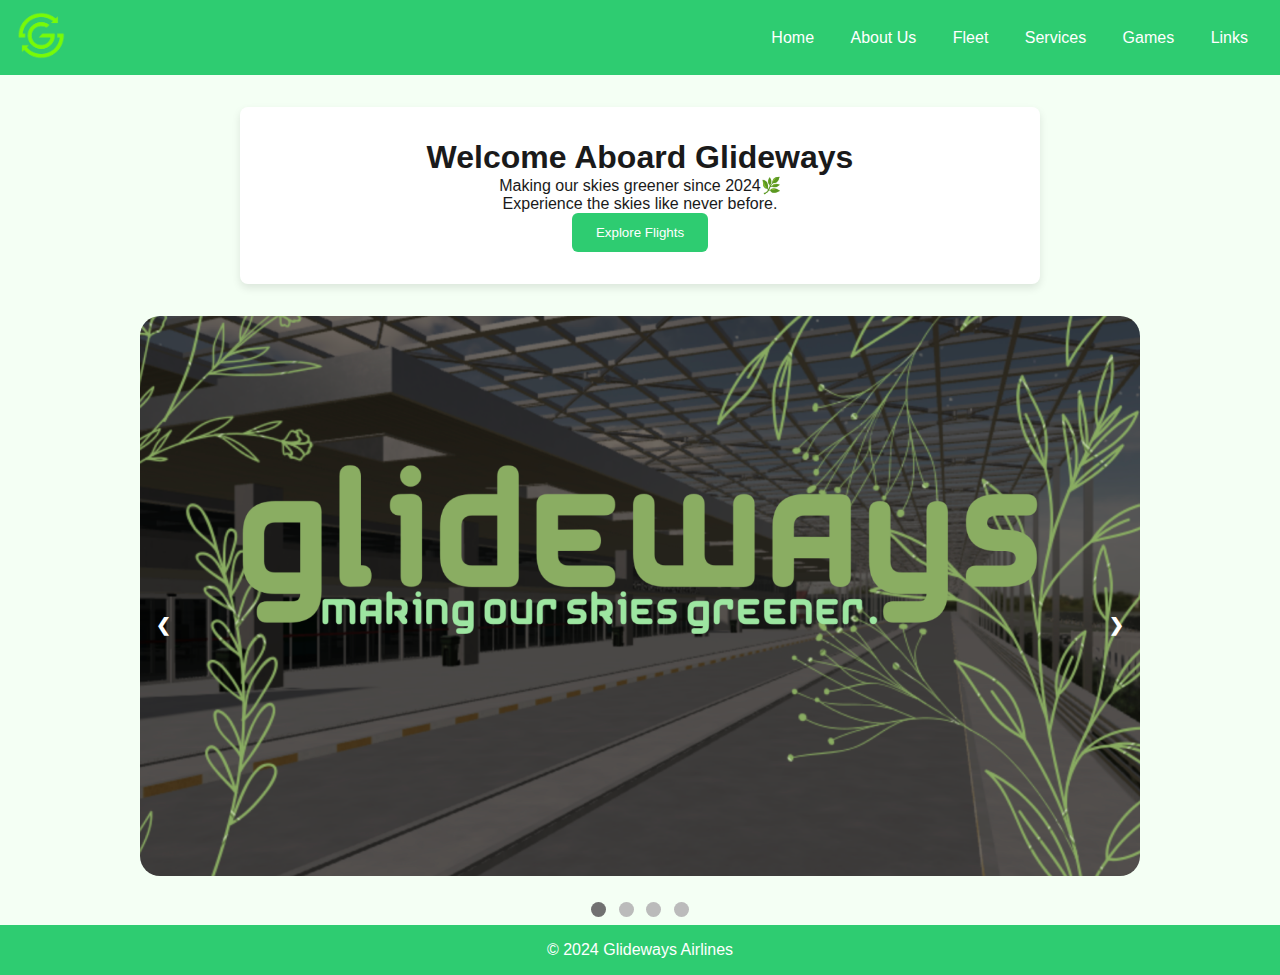
<file: index.html>
<!DOCTYPE html>
<html lang="en">
<head>
  <meta charset="UTF-8" />
  <meta name="viewport" content="width=device-width, initial-scale=1.0"/>
  <title>Glideways</title>
  <link rel="icon" type="image/png" href="assets/logo.png">
  <link rel="stylesheet" href="style.css"/>
</head>
<body>
  <header class="site-header">
    <a href="index.html" class="logo-link"><img src="assets/logo.png" alt="Logo"/></a>
    <nav class="main-nav">
      <a href="index.html">Home</a>
      <a href="About.html">About Us</a>
      <a href="Fleet.html">Fleet</a>
      <a href="Services.html">Services</a>
      <a href="Games.html">Games</a>
      <a href="Contact.html">Links</a>
    </nav>
  </header>

  <section class="hero">
    <h1>Welcome Aboard Glideways</h1>
    <p>Making our skies greener since 2024🌿</p>
    <p>Experience the skies like never before.</p>
    <button class="cta">Explore Flights</button>
  </section>

  <div class="slideshow-container">
    <div class="mySlides fade">
      <img src="assets/image1.webp" style="width:100%" alt="image 1">
    </div>

    <div class="mySlides fade">
      <img src="assets/image2.webp" style="width:100%" alt="image 2">
    </div>

    <div class="mySlides fade">
      <img src="assets/image3.webp" style="width:100%" alt="image 3">
    </div>

    <div class="mySlides fade">
      <img src="assets/image4.webp" style="width:100%" alt="image 4">
    </div>

    <a class="prev" onclick="plusSlides(-1)">&#10094;</a>
    <a class="next" onclick="plusSlides(1)">&#10095;</a>
  </div>
  <br>

  <div style="text-align:center">
    <span class="dot" onclick="currentSlide(1)"></span>
    <span class="dot" onclick="currentSlide(2)"></span>
    <span class="dot" onclick="currentSlide(3)"></span>
    <span class="dot" onclick="currentSlide(4)"></span>
  </div>

  <footer class="site-footer">
    <p>© 2024 Glideways Airlines</p>
  </footer>

  <script src="script.js"></script>
</body>
</html>
</file>
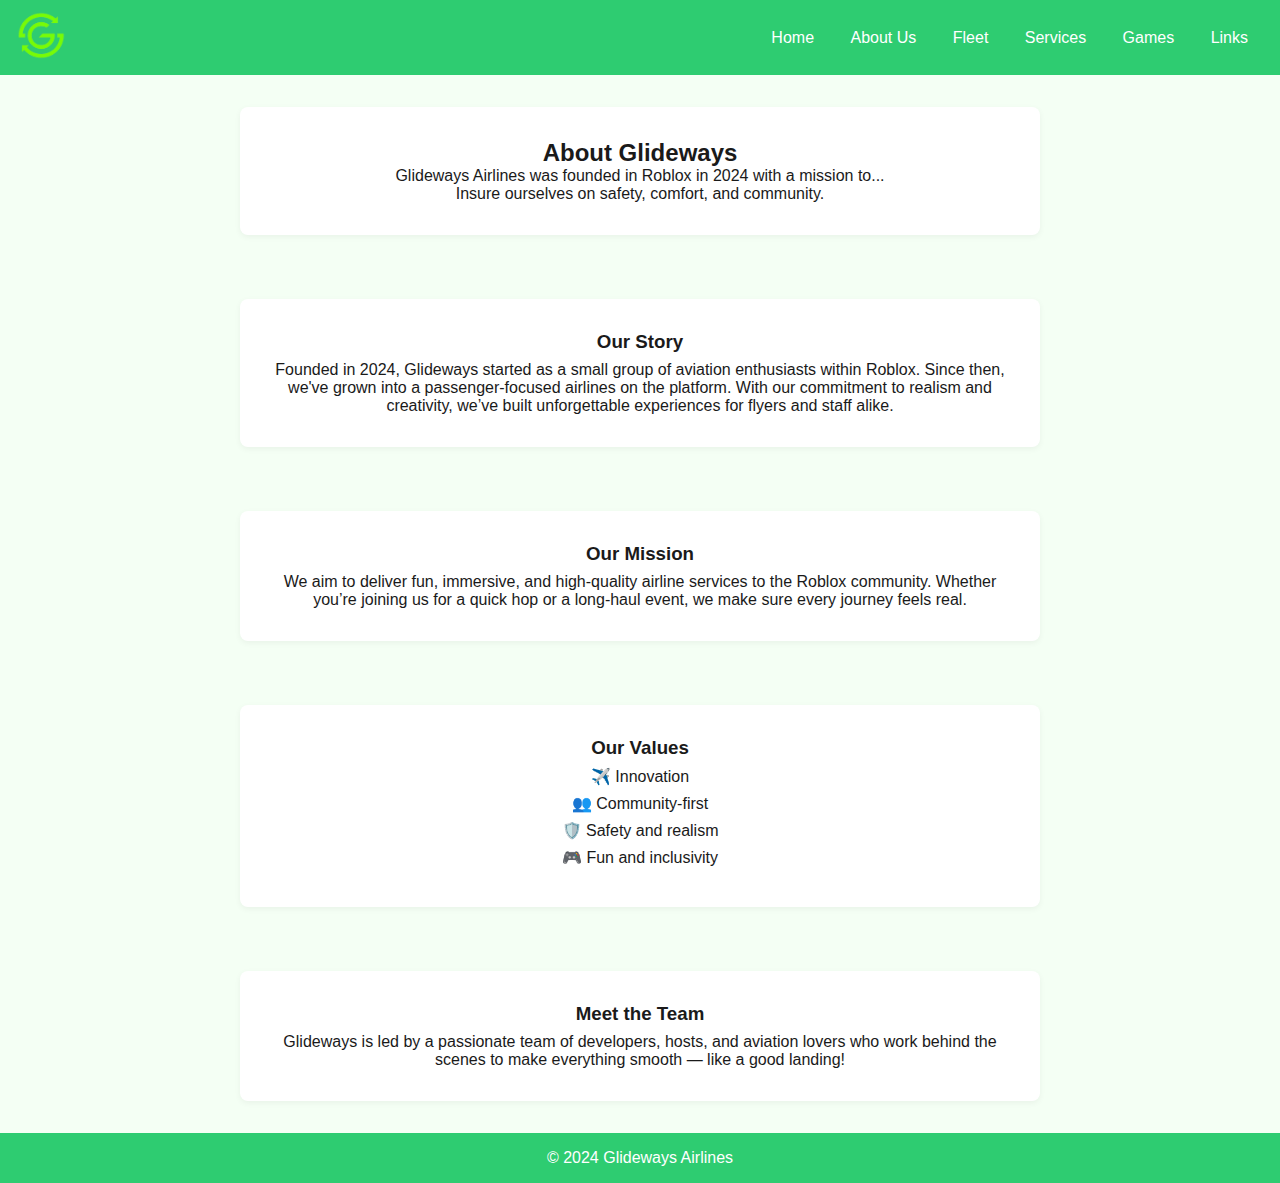
<file: About.html>
<!DOCTYPE html>
<html lang="en">
<head>
  <meta charset="UTF-8" />
  <meta name="viewport" content="width=device-width, initial-scale=1.0"/>
  <title>Glideways</title>
  <link rel="icon" type="image/png" href="assets/logo.png">
  <link rel="stylesheet" href="style.css"/>
</head>
<body>
  <header class="site-header">
    <a href="index.html" class="logo-link"><img src="assets/logo.png" alt="Logo"/></a>
    <nav class="main-nav">
      <a href="index.html">Home</a>
      <a href="About.html">About Us</a>
      <a href="Fleet.html">Fleet</a>
      <a href="Services.html">Services</a>
      <a href="Games.html">Games</a>
      <a href="Contact.html">Links</a>
    </nav>
  </header>

    <div class="about-section">
    <h2>About Glideways</h2>
    <p>Glideways Airlines was founded in Roblox in 2024 with a mission to...</p>
    <p>Insure ourselves on safety, comfort, and community.</p>
    </div>

    <section class="about-section">
      <h3>Our Story</h3>
      <p>Founded in 2024, Glideways started as a small group of aviation enthusiasts within Roblox. Since then, we've grown into a passenger-focused airlines on the platform. With our commitment to realism and creativity, we’ve built unforgettable experiences for flyers and staff alike.</p>
    </section>

    <section class="about-section">
      <h3>Our Mission</h3>
      <p>We aim to deliver fun, immersive, and high-quality airline services to the Roblox community. Whether you’re joining us for a quick hop or a long-haul event, we make sure every journey feels real.</p>
    </section>

    <section class="about-section">
      <h3>Our Values</h3>
      <ul>
        <li>✈️ Innovation</li>
        <li>👥 Community-first</li>
        <li>🛡️ Safety and realism</li>
        <li>🎮 Fun and inclusivity</li>
      </ul>
    </section>

    <section class="about-section">
      <h3>Meet the Team</h3>
      <p>Glideways is led by a passionate team of developers, hosts, and aviation lovers who work behind the scenes to make everything smooth — like a good landing!</p>
    </section>
  </main>

  <footer class="site-footer">
    <p>© 2024 Glideways Airlines</p>
  </footer>
  <script src="script.js"></script>
</body>
</html>
</file>
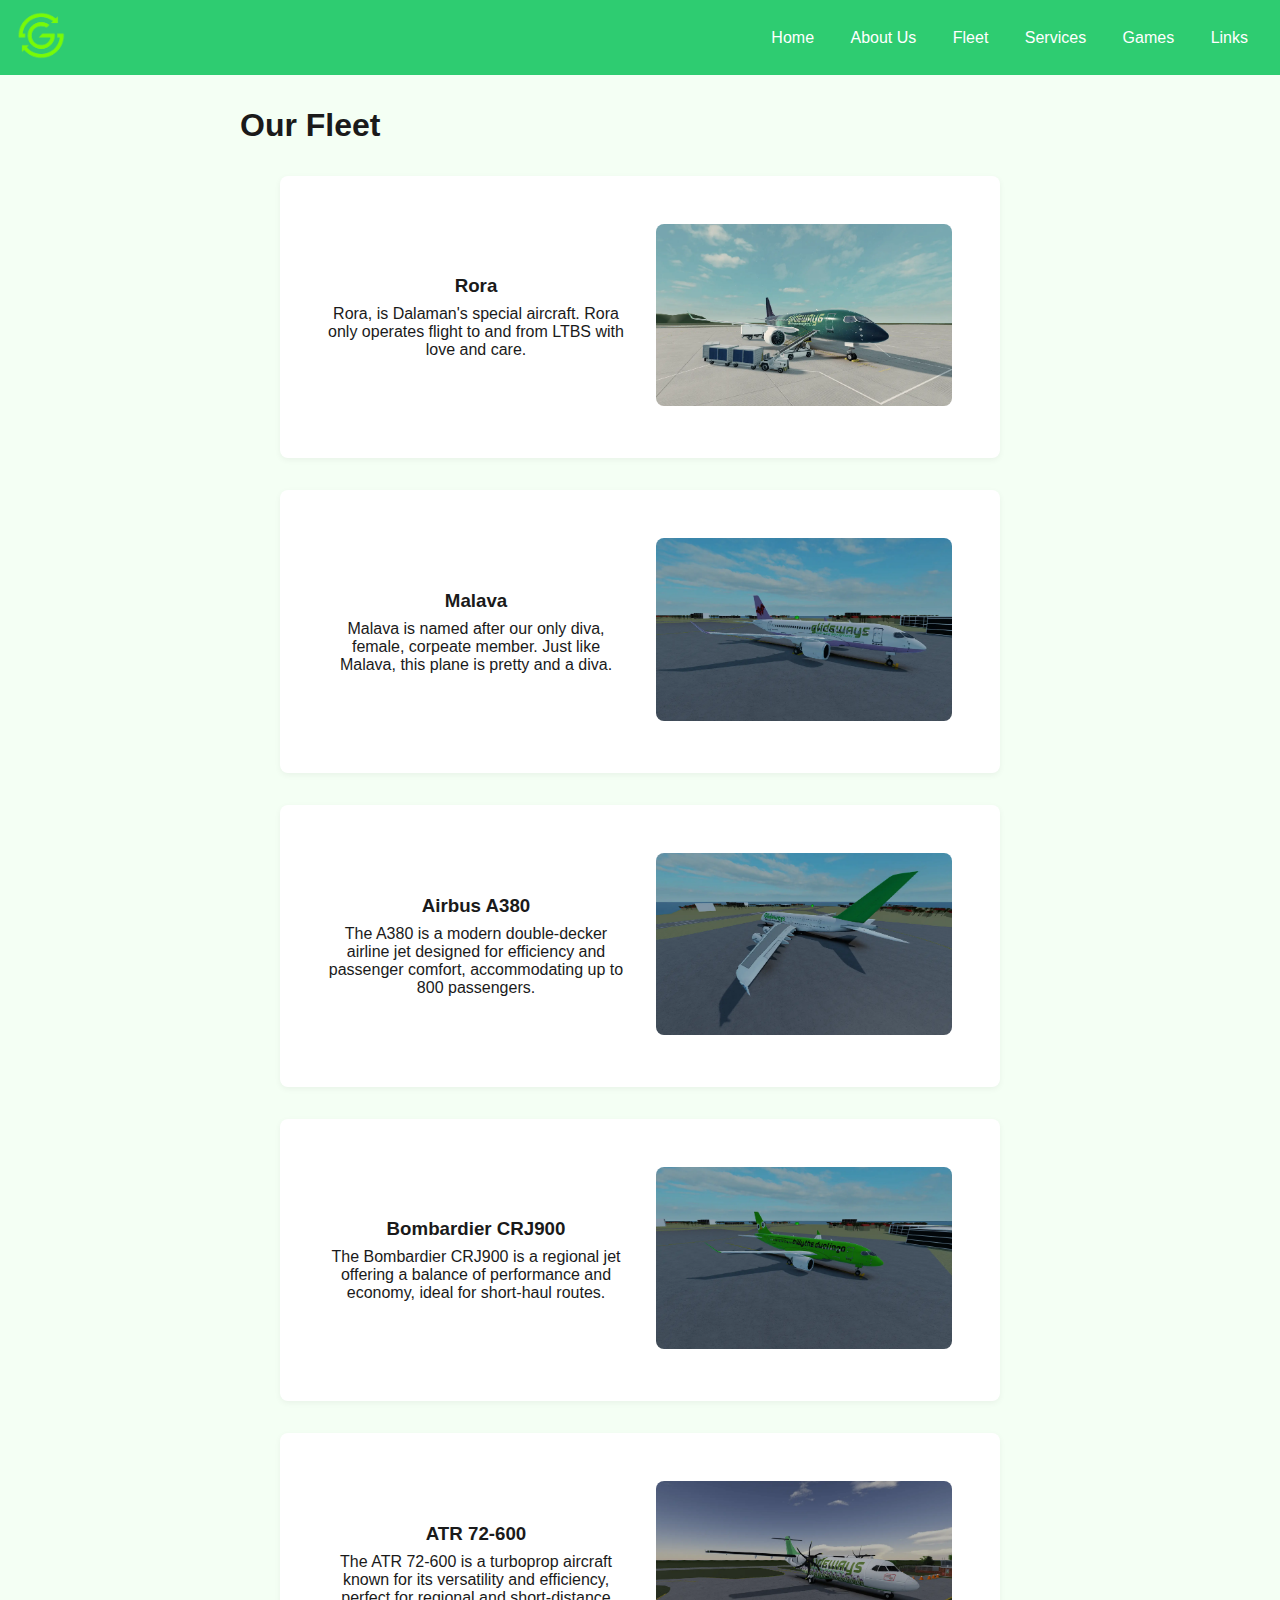
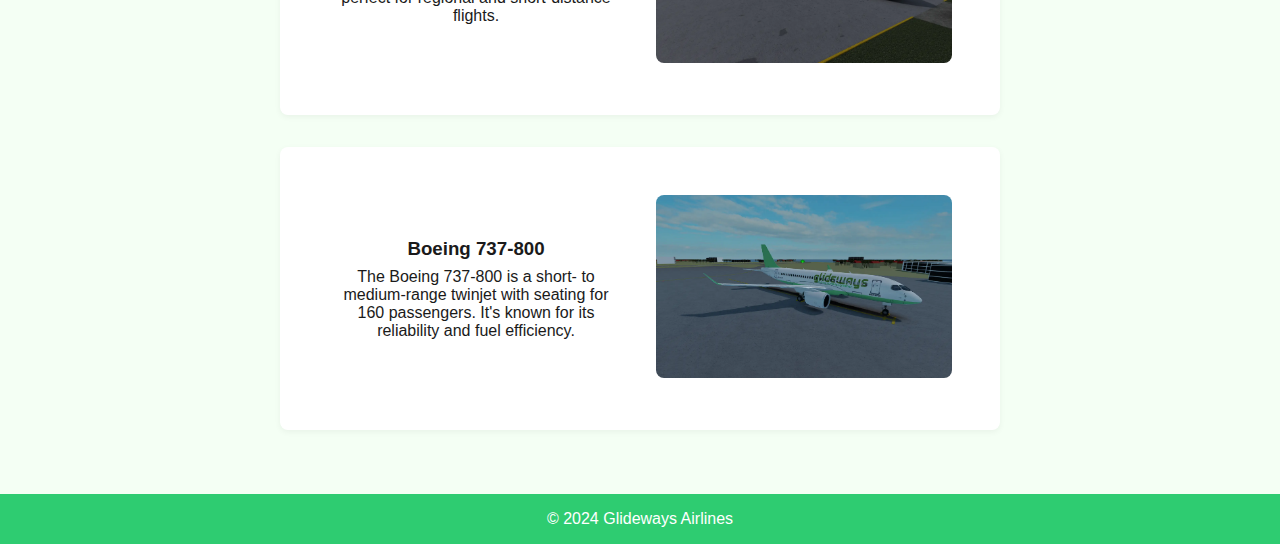
<file: Fleet.html>
<!DOCTYPE html>
<html lang="en">
<head>
  <meta charset="UTF-8" />
  <meta name="viewport" content="width=device-width, initial-scale=1.0"/>
  <title>Glideways</title>
  <link rel="icon" type="image/png" href="assets/logo.png">
  <link rel="stylesheet" href="style.css"/>
</head>
<body>
  <header class="site-header">
    <a href="index.html" class="logo-link"><img src="assets/logo.png" alt="Logo"/></a>
    <nav class="main-nav">
      <a href="index.html">Home</a>
      <a href="About.html">About Us</a>
      <a href="Fleet.html">Fleet</a>
      <a href="Services.html">Services</a>
      <a href="Games.html">Games</a>
      <a href="Contact.html">Links</a>
    </nav>
  </header>

  <main class="content">
    <h1>Our Fleet</h1>

    <section class="about-section aircraft">
      <div class="aircraft-description">
        <h3>Rora</h3>
        <p>Rora, is Dalaman's special aircraft. Rora only operates flight to and from LTBS with love and care.</p>
      </div>
      <div class="aircraft-image">
        <img src="assets/Plane1.webp" alt="Boeing 737-800" />
      </div>
    </section>

    <section class="about-section aircraft">
      <div class="aircraft-description">
        <h3>Malava</h3>
        <p>Malava is named after our only diva, female, corpeate member. Just like Malava, this plane is pretty and a diva.</p>
      </div>
      <div class="aircraft-image">
        <img src="assets/Plane2.webp" alt="Airbus A320neo" />
      </div>
    </section>

    <section class="about-section aircraft">
      <div class="aircraft-description">
        <h3>Airbus A380</h3>
        <p>The A380 is a modern double-decker airline jet designed for efficiency and passenger comfort, accommodating up to 800 passengers.</p>
      </div>
      <div class="aircraft-image">
        <img src="assets/Plane3.webp" alt="Embraer E195-E2" />
      </div>
    </section>

    <section class="about-section aircraft">
      <div class="aircraft-description">
        <h3>Bombardier CRJ900</h3>
        <p>The Bombardier CRJ900 is a regional jet offering a balance of performance and economy, ideal for short-haul routes.</p>
      </div>
      <div class="aircraft-image">
        <img src="assets/Plane4.webp" alt="Bombardier CRJ900" />
      </div>
    </section>

    <section class="about-section aircraft">
      <div class="aircraft-description">
        <h3>ATR 72-600</h3>
        <p>The ATR 72-600 is a turboprop aircraft known for its versatility and efficiency, perfect for regional and short-distance flights.</p>
      </div>
      <div class="aircraft-image">
        <img src="assets/Plane5.webp" alt="ATR 72-600" />
      </div>
    </section>

    <section class="about-section aircraft">
      <div class="aircraft-description">
        <h3>Boeing 737-800</h3>
        <p>The Boeing 737-800 is a short- to medium-range twinjet with seating for 160 passengers. It's known for its reliability and fuel efficiency.</p>
      </div>
      <div class="aircraft-image">
        <img src="assets/Plane6.webp" alt="Boeing 737-800" />
      </div>
    </section>

  </main>

  <footer class="site-footer">
    <p>© 2024 Glideways Airlines</p>
  </footer>
  <script src="script.js"></script>
</body>
</html>
</file>
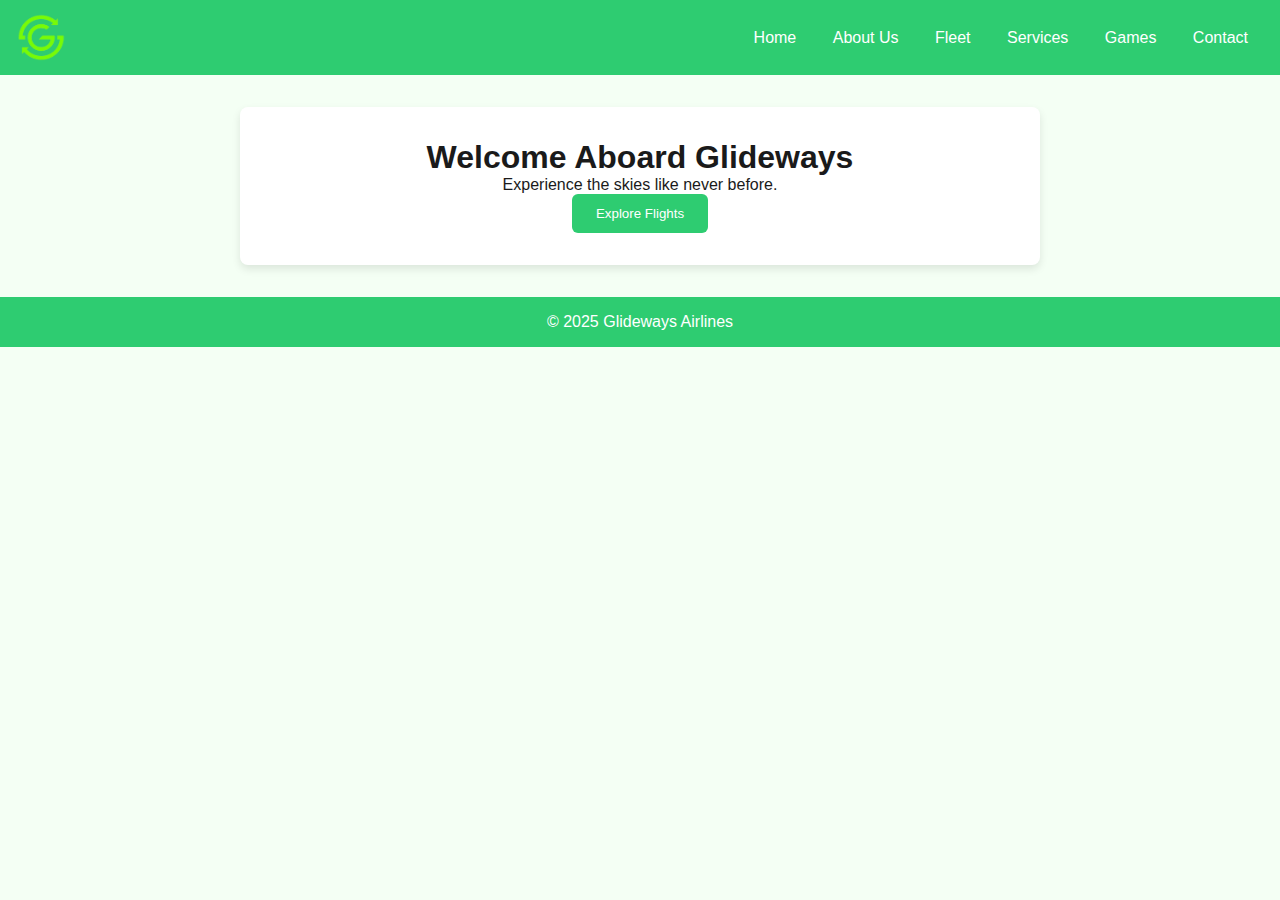
<file: Homepage.html>
<!DOCTYPE html>
<html lang="en">
<head>
  <meta charset="UTF-8" />
  <meta name="viewport" content="width=device-width, initial-scale=1.0"/>
  <title>Glideways Airlines</title>
  <link rel="stylesheet" href="style.css"/>
</head>
<body>
  <header class="site-header">
    <img src="assets/logo.png" alt="Glideways Logo" class="logo"/>
    <nav class="main-nav">
      <a href="Homepage.html">Home</a>
      <a href="About.html">About Us</a>
      <a href="Fleet.html">Fleet</a>
      <a href="Services.html">Services</a>
      <a href="Games.html">Games</a>
      <a href="Contact.html">Contact</a>
    </nav>
  </header>

  <section class="hero">
    <h1>Welcome Aboard Glideways</h1>
    <p>Experience the skies like never before.</p>
    <button class="cta">Explore Flights</button>
  </section>

  <footer class="site-footer">
    <p>© 2025 Glideways Airlines</p>
  </footer>

  <script src="script.js"></script>
</body>
</html>
</file>
<file: style.css>
:root {
  --primary-green: #2ecc71;
  --dark-green:   #27ae60;
  --bg-light:     #f4fff4;
  --text-dark:    #1a1a1a;
}

* {
  box-sizing: border-box;
  margin: 0;
  padding: 0;
}

html, body {
  height: 100%;
  margin: 0;
}

body {
  font-family: 'Trebuchet MS', sans-serif;
  background: var(--bg-light);
  color: var(--text-dark);
  display: flex;
  flex-direction: column;
}

/* Header */
.site-header {
  display: flex;
  align-items: center;
  justify-content: space-between;
  background: var(--primary-green);
  padding: 1rem;
  height: 75px;
}

.logo-link img,
.logo {
  height: 50px;
  width: auto;
  object-fit: contain;
}

.main-nav a {
  color: white;
  text-decoration: none;
  margin: 0 1rem;
}
.main-nav a:hover {
  text-decoration: underline;
}

/* Main content grows to push footer down */
.content {
  flex: 1;
  padding: 2rem;
  max-width: 900px;
  margin: 0 auto;
}

/* Footer */
.site-footer {
  background: var(--primary-green);
  color: white;
  text-align: center;
  padding: 1rem;
}

/* Homepage Hero Section */
.hero {
  background: white;
  margin: 2rem auto;
  padding: 2rem;
  max-width: 800px;
  width: 90%;
  text-align: center;
  border-radius: 8px;
  box-shadow: 0 4px 8px rgba(0,0,0,0.1);
}

/* Call-to-Action Button */
.cta {
  background: var(--primary-green);
  color: white;
  border: none;
  padding: 0.75rem 1.5rem;
  border-radius: 6px;
  cursor: pointer;
  transition: background 0.3s;
}
.cta:hover {
  background: var(--dark-green);
}

/* Fleet Grid */
.fleet-grid {
  display: grid;
  grid-template-columns: repeat(auto-fill, minmax(200px, 1fr));
  gap: 1.5rem;
}

.aircraft-card {
  background: white;
  border-radius: 6px;
  padding: 1rem;
  text-align: center;
  box-shadow: 0 2px 6px rgba(0,0,0,0.1);
  transition: transform 0.3s;
}
.aircraft-card:hover {
  transform: translateY(-5px);
}

/* About Page Sections */
.about-section {
  margin: 2rem auto;
  padding: 2rem;
  background: white;
  border-radius: 8px;
  box-shadow: 0 2px 6px rgba(0, 0, 0, 0.05);
  max-width: 800px;
  width: 90%;
  text-align: center;
}
.about-section h3 {
  margin-bottom: 0.5rem;
}
.about-section ul {
  list-style: none;
  padding-left: 0;
}
.about-section ul li {
  margin-bottom: 0.5rem;
}

/* Slideshow */
.slideshow-container {
  max-width: 1000px;
  position: relative;
  margin: auto;
}
.mySlides {
  display: none;
}
.mySlides img {
  border-radius: 20px;
  width: 100%;
  height: 100%;
  object-fit: cover;
}
.prev, .next {
  cursor: pointer;
  position: absolute;
  top: 50%;
  padding: 16px;
  color: white;
  font-weight: bold;
  font-size: 18px;
  transition: 0.6s ease;
  border-radius: 0 3px 3px 0;
  user-select: none;
}
.next {
  right: 0;
  border-radius: 3px 0 0 3px;
}
.prev:hover, .next:hover {
  background-color: rgba(0,0,0,0.8);
}
.dot {
  cursor: pointer;
  height: 15px;
  width: 15px;
  margin: 4px;
  background-color: #bbb;
  border-radius: 50%;
  display: inline-block;
  transition: background-color 0.6s ease;
}
.active, .dot:hover {
  background-color: #717171;
}
.fade {
  animation-name: fade;
  animation-duration: 3s;
}
@keyframes fade {
  from {opacity: .5}
  to {opacity: 1}
}

/* Responsive Adjustments */
@media screen and (max-width: 768px) {
  .logo-link img {
    height: 40px;
  }
  .site-header {
    padding: 0.5rem;
  }
  .main-nav a {
    margin: 0 0.5rem;
    font-size: 0.9rem;
  }
}

.aircraft {
  display: flex;
  align-items: center;
  margin-bottom: 2rem;
  flex-wrap: wrap;
}

.aircraft-description,
.aircraft-image {
  flex: 1 1 50%;
  padding: 1rem;
}

.aircraft-image img {
  max-width: 100%;
  height: auto;
  border-radius: 8px;
}

@media (max-width: 768px) {
  .aircraft {
    flex-direction: column;
  }
  .aircraft-description,
  .aircraft-image {
    flex: 1 1 100%;
    padding: 0.5rem;
  }
}
</file>
